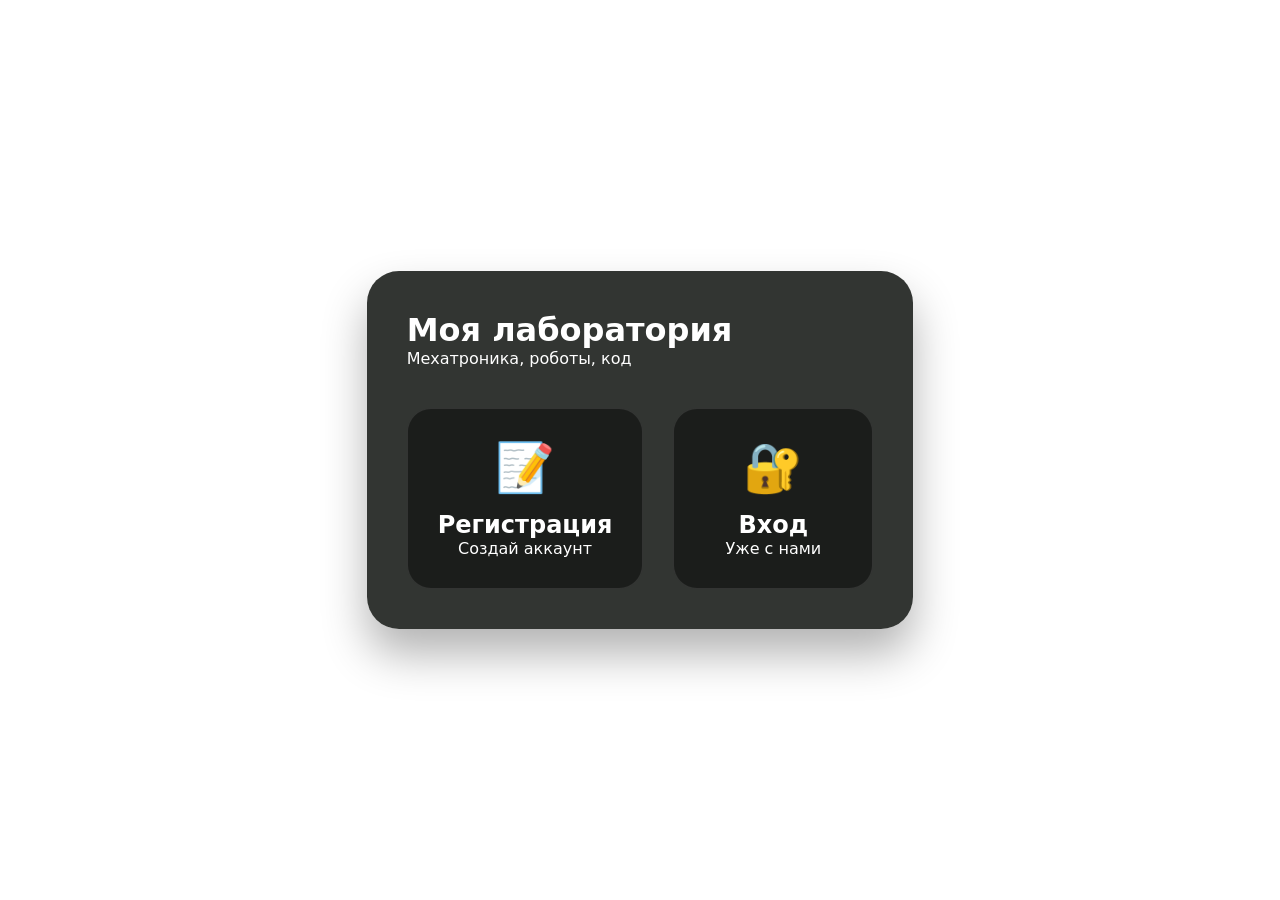
<file: index.html>
<!DOCTYPE html>
<html>
<head>
    <title>Мои проекты</title>
    <meta charset="UTF-8">
    <meta name="viewport" content="width=device-width, initial-scale=1.0">
    <link rel="stylesheet" href="style.css">
</head>
<body>
    <div class="blur-bg"></div>
    <div class="container">
        <h1> Моя лаборатория</h1>
        <p>Мехатроника, роботы, код</p>

        <div class="cards">
            <div class="card" onclick="location.href='register.html'">
                <div class="card-icon">📝</div>
                <h2>Регистрация</h2>
                <p>Создай аккаунт</p>
            </div>
            <div class="card" onclick="location.href='dashboard.html'">
                <div class="card-icon">🔐</div>
                <h2>Вход</h2>
                <p>Уже с нами</p>
            </div>
        </div>
    </div>

    <script src="script.js"></script>
</body>
</html>
</file>
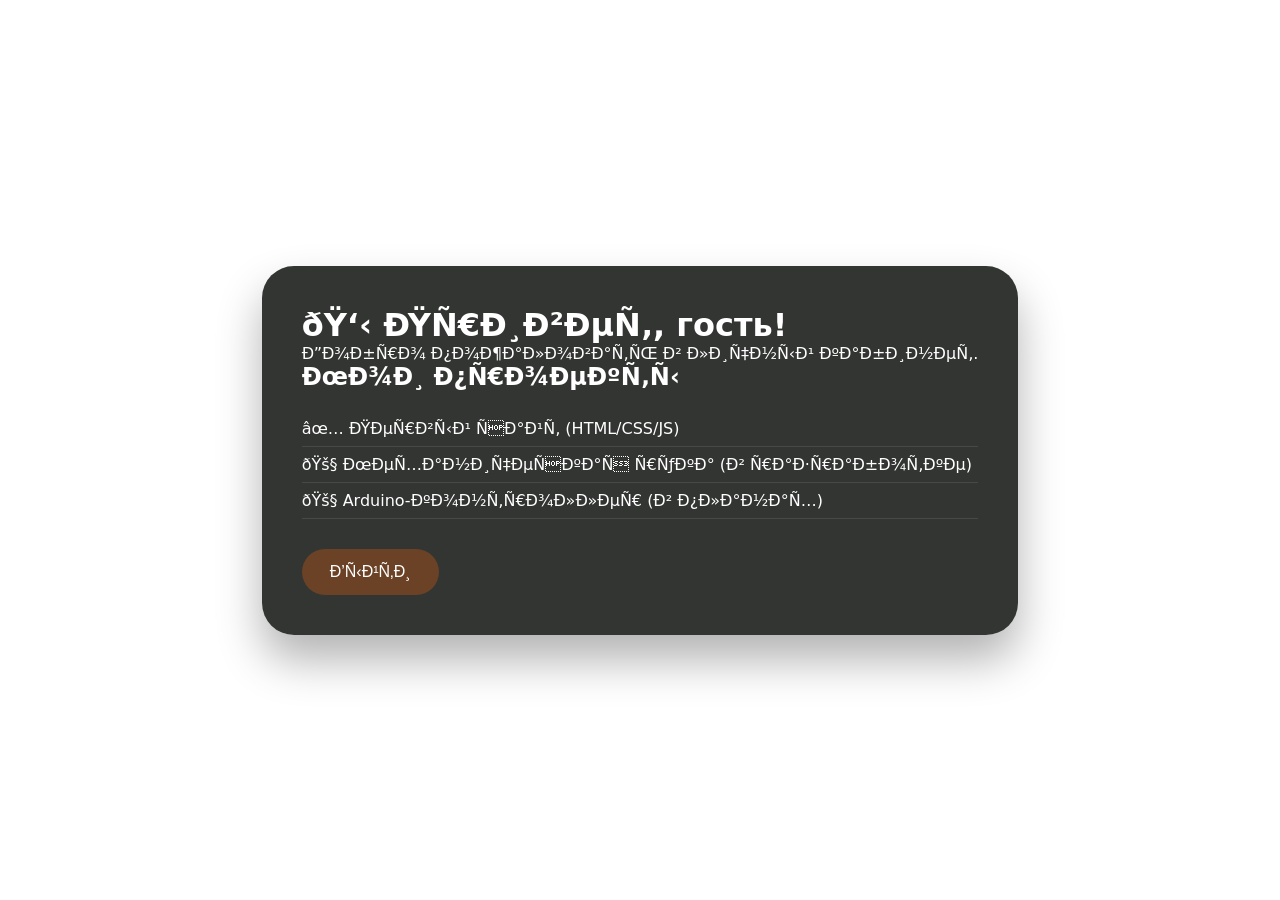
<file: dashboard.html>
<!DOCTYPE html>
<html>
<head>
    <title>Личный кабинет</title>
    <meta charset="UTF-8>
    <meta name="viewport" content="width=device-width, initial-scale=1.0">
    <link rel="stylesheet" href="style.css">
</head>
<body>
    <div class="blur-bg"></div>
    <div class="container">
        <h1>👋 Привет, <span id="displayName">друг</span>!</h1>
        <p>Добро пожаловать в личный кабинет.</p>
        
        <div class="projects">
            <h2>Мои проекты</h2>
            <ul>
                <li>✅ Первый сайт (HTML/CSS/JS)</li>
                <li>🚧 Механическая рука (в разработке)</li>
                <li>🚧 Arduino-контроллер (в планах)</li>
            </ul>
        </div>

        <button id="logoutBtn" class="logout-btn">Выйти</button>
    </div>
    <script  src="script.js"></script>
</body>
</html>
</file>
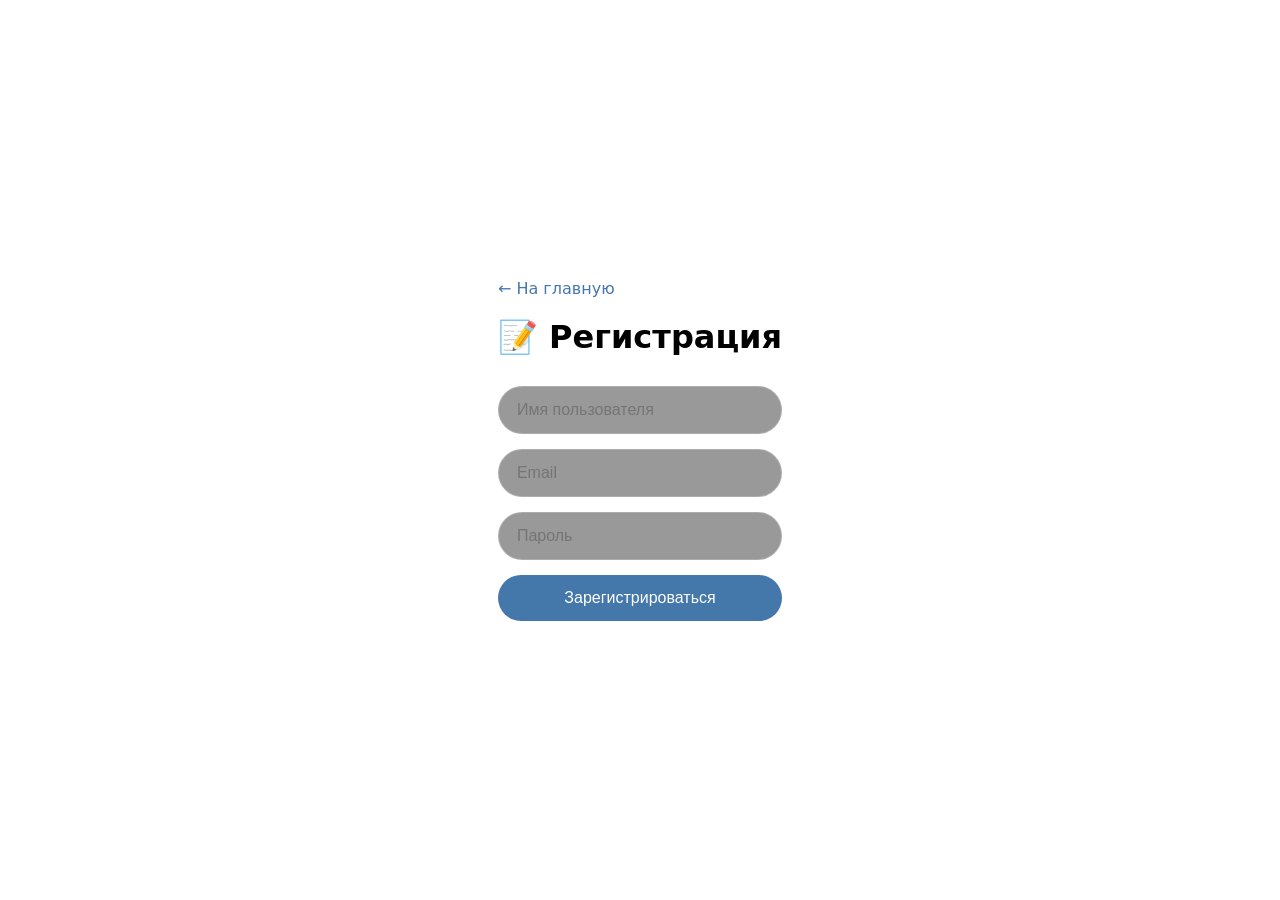
<file: register.html>
<!DOCTYPE html>
<html>
<head>
    <title>Регистрация</title>
    <meta charset="UTF-8">
    <meta name="viewport" content="width=device-width, initial-scale=1.0">
    <link rel="stylesheet" href="style.css">
</head>
<body>
    <div class="blur-bg></div>
    <div class="container">
        <a href="index.html" class="back-link">← На главную</a>
        <h1>📝 Регистрация</h1>
        
        <form id="registerForm">
            <input type="text" id="username" placeholder="Имя пользователя" required>
            <input type="email" id="email" placeholder="Email" required>
            <input type="password" id="password" placeholder="Пароль" required>
            <button type="submit">Зарегистрироваться</button>
        </form>
    </div>
    <script src="script.js"></script>
</body>
</html>
</file>
<file: style.css>
* {
    margin: 0;
    padding: 0;
    box-sizing: border-box;
}

body {
    font-family: 'Segoe UI', system-ui, sans-serif;
    min-height: 100vh;
    display: flex;
    align-items: center;
    justify-content: center;
    padding: 20px;
}

.blur-bg {
    position: fixed;
    top: 0;
    left: 0;
    width: 100%;
    height: 100%;
    background-image: url('https://images.unsplash.com/photo-1451187580459-43490279c0fa?q=80&w=2072');
    background-size: cover;
    background-position: center;
    filter: blur(8px);
    z-index: -2;
}

.container {
    max-width: 1200px;
    margin: 0 auto;
    background: rgba(15, 18, 15, 0.85);
    backdrop-filter: blur(4px);
    padding: 40px;
    border-radius: 32px;
    color: white;
    box-shadow: 0 25px 45px rgba(0,0,0,0.3);
}

.cards {
    display: flex;
    gap: 30px;
    justify-content: center;
    margin-top: 40px;
    flex-wrap: wrap;
}

.card {
    background: rgba(26, 28, 26, 0.9);
    padding: 30px;
    border-radius: 24px;
    text-align: center;
    cursor: pointer;
    transition: all 0.3s ease;
    min-width: 200px;
    border: 1px solid rgba(255,255,255,0.1);
}

.card:hover {
    transform: translateY(-10px);
    background: #1A1C1A;
    box-shadow: 0 20px 35px rgba(0,0,0,0.4);
}

.card-icon {
    font-size: 48px;
    margin-bottom: 15px;
}

form {
    display: flex;
    flex-direction: column;
    gap: 15px;
    max-width: 400px;
    margin: 30px auto 0;
}

input {
    padding: 14px 18px;
    border-radius: 40px;
    border: 1px solid rgba(255,255,255,0.2);
    background: rgba(0,0,0,0.4);
    color: white;
    font-size: 16px;
}

input:focus {
    outline: none;
    border-color: #4477AA;
}

button {
    background: #4477AA;
    border: none;
    padding: 14px 28px;
    border-radius: 40px;
    color: white;
    font-size: 16px;
    cursor: pointer;
    transition: 0.3s;
}

button:hover {
    background: #335588;
    transform: translateY(-2px);
}

.back-link {
    color: #4477AA;
    text-decoration: none;
    display: inline-block;
    margin-bottom: 20px;
}

.logout-btn {
    background: #6B4226;
    margin-top: 30px;
}

.projects ul {
    margin-top: 20px;
    list-style: none;
}

.projects li {
    padding: 8px 0;
    border-bottom: 1px solid rgba(255,255,255,0.1);
}

@media (max-width: 700px) {
    .container {
        padding: 25px;
    }
    .cards {
        flex-direction: column;
        align-items: center;
    }
    .card {
        width: 100%;
    }
}
</file>
